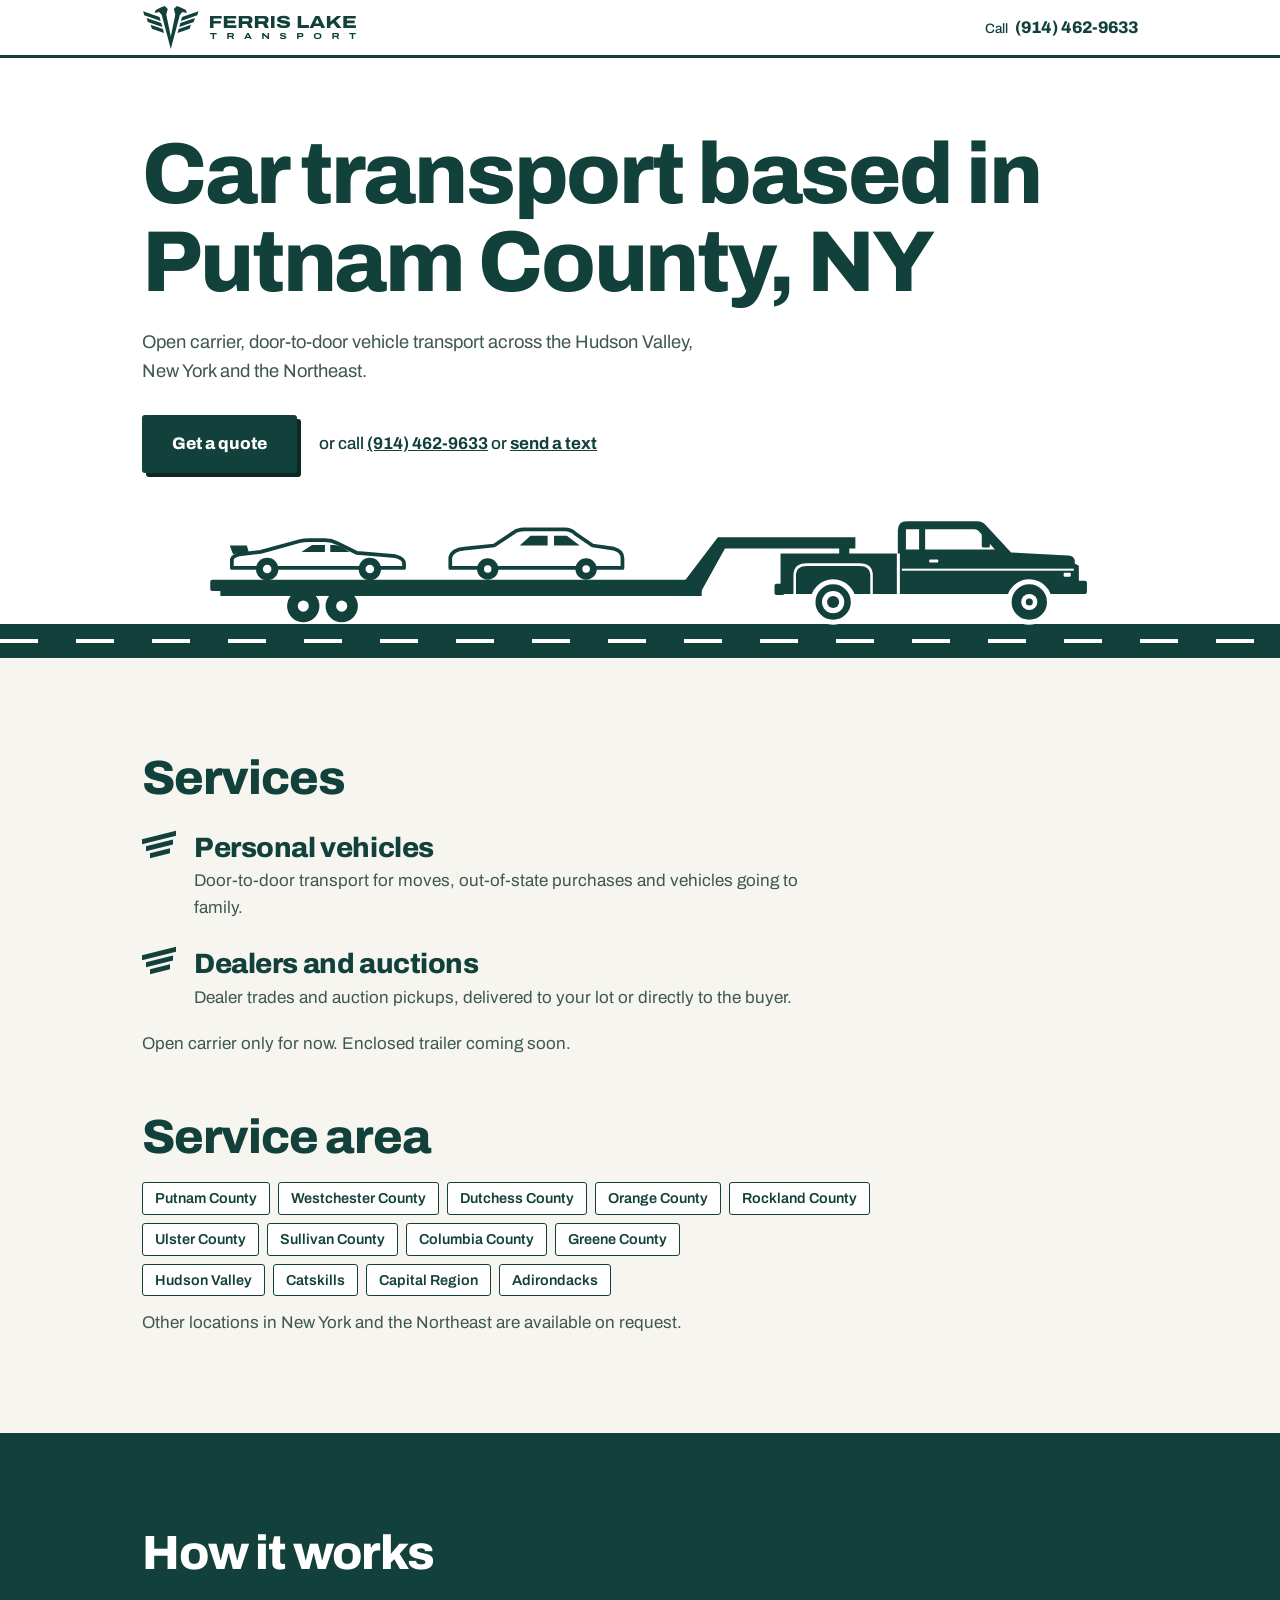
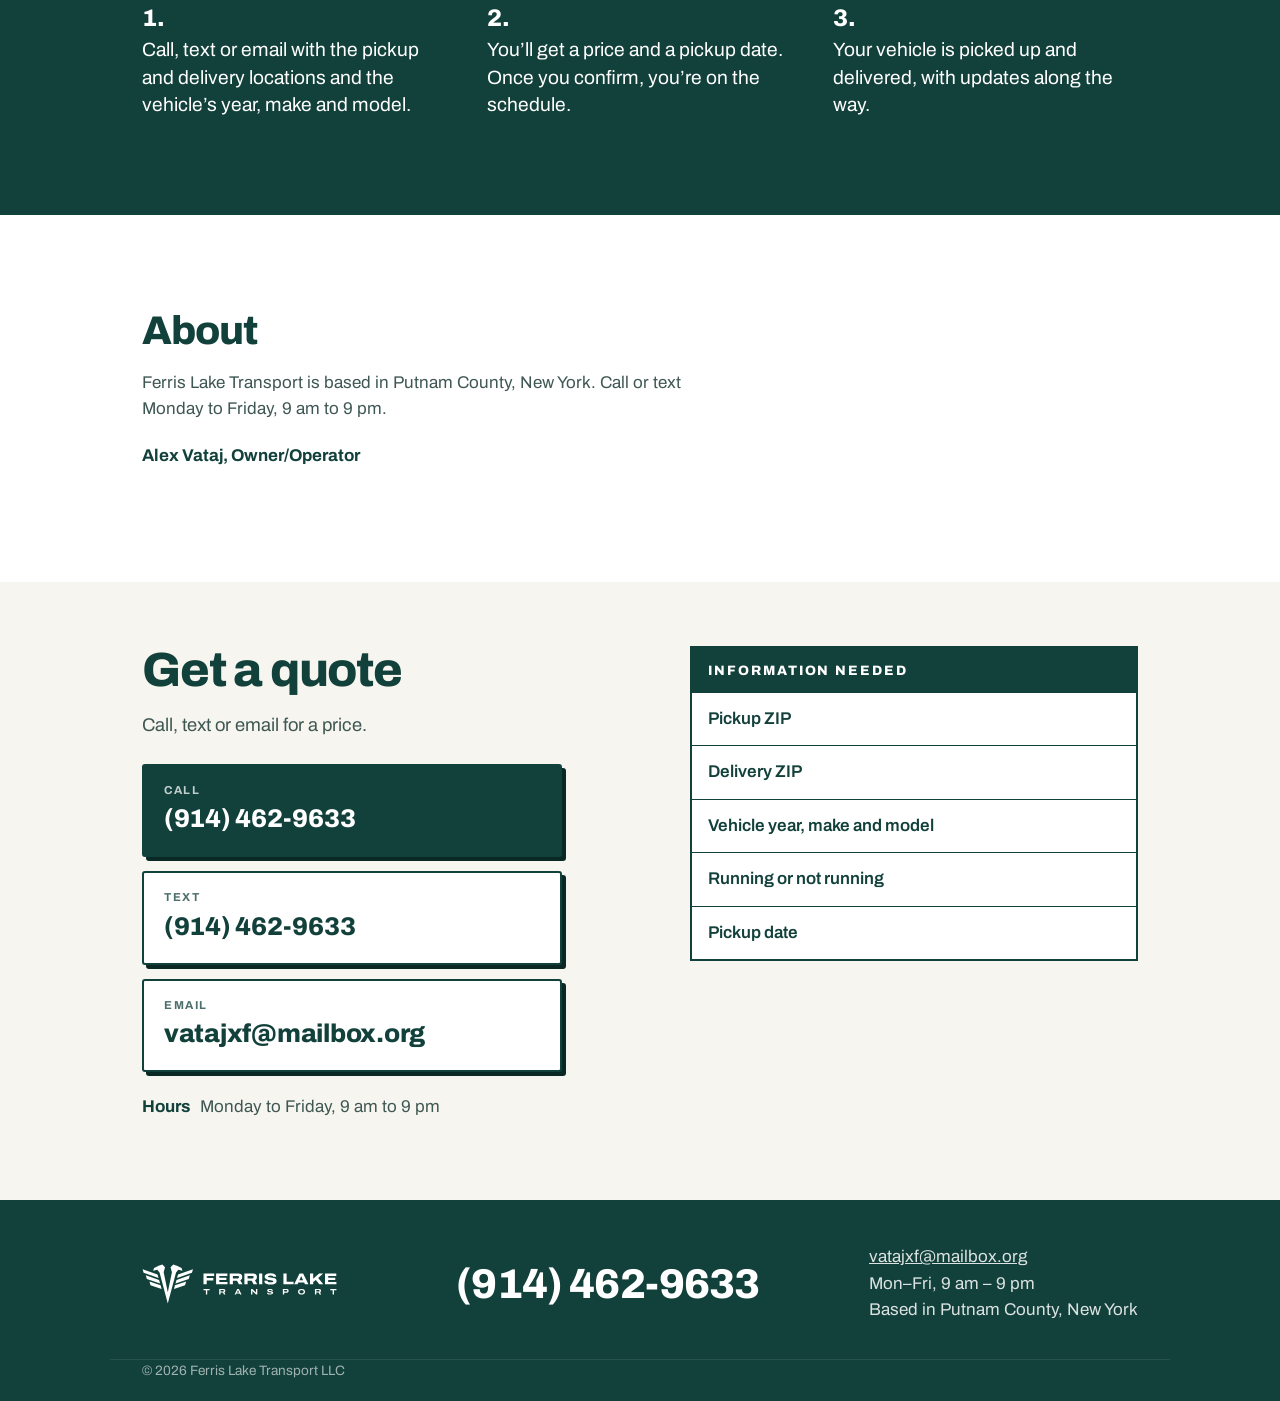
<file: index.html>
<!doctype html>
<html lang="en">
<head>
  <meta charset="utf-8">
  <meta name="viewport" content="width=device-width, initial-scale=1">

  <title>Ferris Lake Transport LLC | Car Transport Based in Putnam County, New York</title>
  <meta name="description" content="Car transport based in Putnam County, New York. Open carrier, door to door, serving the Hudson Valley, Catskills, Capital Region and Adirondacks, plus the rest of New York and the Northeast. Call or text (914) 462-9633.">
  <link rel="canonical" href="https://ferrislaketransport.com/">
  <meta name="robots" content="index, follow">
  <meta name="theme-color" content="#12403B">

  <!-- Open Graph / social sharing -->
  <meta property="og:type" content="website">
  <meta property="og:site_name" content="Ferris Lake Transport LLC">
  <meta property="og:title" content="Ferris Lake Transport LLC | Car Transport Based in Putnam County, New York">
  <meta property="og:description" content="Open car hauling, door to door, across New York and the Northeast.">
  <meta property="og:url" content="https://ferrislaketransport.com/">
  <meta property="og:image" content="https://ferrislaketransport.com/og-image.png">
  <meta property="og:image:width" content="1200">
  <meta property="og:image:height" content="630">
  <meta property="og:locale" content="en_US">
  <meta name="twitter:card" content="summary_large_image">
  <meta name="twitter:title" content="Ferris Lake Transport LLC | Car Transport Based in Putnam County, New York">
  <meta name="twitter:description" content="Open car hauling, door to door, across New York and the Northeast.">
  <meta name="twitter:image" content="https://ferrislaketransport.com/og-image.png">

  <!-- Icons (from assets/03-icons-and-social) -->
  <link rel="icon" href="favicon.ico" sizes="48x48">
  <link rel="icon" href="favicon.svg" type="image/svg+xml">
  <link rel="apple-touch-icon" href="apple-touch-icon.png">
  <link rel="manifest" href="site.webmanifest">

  <!-- Font: Archivo, served from this site -->
  <link rel="preload" href="fonts/archivo-latin.woff2" as="font" type="font/woff2" crossorigin>

  <link rel="stylesheet" href="styles.css">

  <!-- Structured data. Business details for search engines. -->
  <script type="application/ld+json">
  {
    "@context": "https://schema.org",
    "@type": "LocalBusiness",
    "name": "Ferris Lake Transport LLC",
    "description": "Car transport company based in Putnam County, New York. Open car hauling, door to door, across New York and the Northeast.",
    "openingHoursSpecification": [
      { "@type": "OpeningHoursSpecification", "dayOfWeek": ["Monday", "Tuesday", "Wednesday", "Thursday", "Friday"], "opens": "09:00", "closes": "21:00" }
    ],
    "url": "https://ferrislaketransport.com/",
    "logo": "https://ferrislaketransport.com/icon-512.png",
    "image": "https://ferrislaketransport.com/og-image.png",
    "telephone": "+1-914-462-9633",
    "email": "vatajxf@mailbox.org",
    "address": {
      "@type": "PostalAddress",
      "addressRegion": "NY",
      "addressCountry": "US"
    },
    "areaServed": [
      { "@type": "AdministrativeArea", "name": "Putnam County, New York" },
      { "@type": "AdministrativeArea", "name": "Westchester County, New York" },
      { "@type": "AdministrativeArea", "name": "Dutchess County, New York" },
      { "@type": "AdministrativeArea", "name": "Orange County, New York" },
      { "@type": "AdministrativeArea", "name": "Rockland County, New York" },
      { "@type": "AdministrativeArea", "name": "Ulster County, New York" },
      { "@type": "AdministrativeArea", "name": "Sullivan County, New York" },
      { "@type": "AdministrativeArea", "name": "Columbia County, New York" },
      { "@type": "AdministrativeArea", "name": "Greene County, New York" },
      { "@type": "Place", "name": "Hudson Valley, New York" },
      { "@type": "Place", "name": "Catskills, New York" },
      { "@type": "Place", "name": "Capital Region, New York" },
      { "@type": "Place", "name": "Adirondacks, New York" },
      { "@type": "State", "name": "New York" },
      { "@type": "Place", "name": "Northeastern United States" }
    ]
  }
  </script>
</head>
<body>
  <a class="skip-link" href="#main">Skip to content</a>

  <!-- Car drawing used by the hauler illustration -->
  <svg width="0" height="0" style="position:absolute" aria-hidden="true">
    <symbol id="car" viewBox="0 0 170 52">
      <path d="M5 40 V30 Q7 23 18 22 L46 19 L64 7 Q68 4 74 4 H112 Q118 4 122 8 L138 19 L158 22 Q166 24 166 31 V40 Z" fill="#fff" stroke="#12403B" stroke-width="3.5" stroke-linejoin="round"/>
      <path d="M70 19 L80 10 H96 V19 Z M102 19 V10 H114 L126 19 Z" fill="#12403B"/>
      <circle cx="40" cy="41" r="10" fill="#12403B"/><circle cx="40" cy="41" r="3.5" fill="#fff"/>
      <circle cx="132" cy="41" r="10" fill="#12403B"/><circle cx="132" cy="41" r="3.5" fill="#fff"/>
    </symbol>
    <symbol id="sportscar" viewBox="0 0 170 52">
      <path d="M5 40 V32 Q6 28 14 27 L32 25 L68 15 Q72 14 78 14 H92 Q98 14 104 17 L122 26 L158 29 Q166 31 166 36 V40 Z" fill="#fff" stroke="#12403B" stroke-width="3.5" stroke-linejoin="round"/>
      <path d="M6 27 L3 19 H19 L21 26 Z" fill="#12403B"/>
      <path d="M70 25 L80 18.5 H92 V25 Z M97 25 V18.5 H101 Q105 18.5 109 21 L115 25 Z" fill="#12403B"/>
      <circle cx="38" cy="41" r="10.5" fill="#12403B"/><circle cx="38" cy="41" r="4" fill="#fff"/>
      <circle cx="134" cy="41" r="10.5" fill="#12403B"/><circle cx="134" cy="41" r="4" fill="#fff"/>
    </symbol>
  </svg>

  <header class="top">
    <div class="wrap top-inner">
      <a href="#top" class="top-logo"><img src="img/ferris-lake-logo-green.svg" alt="Ferris Lake Transport" width="200" height="49"></a>
      <a class="top-phone" href="tel:+19144629633"><small>Call</small> (914) 462-9633</a>
    </div>
  </header>

  <main id="main">
    <!-- HERO -->
    <section class="hero" id="top">
      <div class="wrap hero-inner">
        <h1>Car transport based in Putnam County, NY</h1>
        <p class="hero-sub">Open carrier, door-to-door vehicle transport across the Hudson Valley, New York and the Northeast.</p>
        <div class="hero-cta">
          <a class="btn" href="#quote">Get a quote</a>
          <span class="hero-call">or call <a href="tel:+19144629633">(914) 462-9633</a> or <a href="sms:+19144629633">send a text</a></span>
        </div>
      </div>

      <!-- Car hauler drawing -->
      <div class="road">
        <svg class="hauler" viewBox="0 96 890 119" role="img" aria-label="Drawing of a Dodge Ram 3500 dually towing a gooseneck trailer with two cars">
          <!-- trailer tandem axles, toward the rear, tucked under the frame -->
          <g fill="#12403B">
            <circle cx="112" cy="192" r="16"/><circle cx="150" cy="192" r="16"/>
          </g>
          <g fill="#fff">
            <circle cx="112" cy="192" r="5.5"/><circle cx="150" cy="192" r="5.5"/>
          </g>
          <g fill="#12403B">
            <!-- trailer: deck, frame rail, gooseneck, hitch -->
            <rect x="20" y="166" width="484" height="11" rx="2"/>
            <rect x="30" y="175" width="476" height="7"/>
            <path d="M490 166 L522 124 H658 V135 H529 L503 182 H490 Z"/>
            <rect x="642" y="133" width="10" height="11"/>
            <!-- pickup: 1997 Ram 3500 dually, club cab -->
            <path d="M584 140 H700 V117 Q700 108 709 108 H778 Q784 108 787 112 L812 139 L868 142 Q874 142 875 147 V150 L879 152 V180 H584 Z"/>
            <rect x="578" y="170" width="10" height="11" rx="2"/>
            <rect x="874" y="167" width="13" height="13" rx="2"/>
          </g>
          <g fill="#fff">
            <rect x="699" y="140" width="3" height="40"/>
            <path d="M708 116 H721 V136 H708 Z M727 116 H776 Q779 116 781 119 L796 136 H727 Z"/>
            <rect x="704" y="155" width="170" height="2"/>
            <rect x="731" y="146" width="9" height="3" rx="1"/>
            <rect x="864" y="159" width="7" height="4" rx="1"/>
          </g>
          <!-- tow mirror -->
          <rect x="783" y="119" width="8" height="15" rx="1.5" fill="#12403B"/>
          <!-- squared-off dually rear fender flare -->
          <path d="M598 180 V162 Q598 151 610 151 H662 Q674 151 674 162 V180" fill="none" stroke="#fff" stroke-width="2.5" stroke-linejoin="round"/>
          <!-- pickup wheels: deep-dish dually rear, front hub -->
          <g fill="#12403B" stroke="#fff" stroke-width="5">
            <circle cx="636" cy="188" r="20"/><circle cx="830" cy="188" r="20"/>
          </g>
          <circle cx="636" cy="188" r="11" fill="#fff"/>
          <circle cx="636" cy="188" r="6" fill="#12403B"/>
          <circle cx="830" cy="188" r="8" fill="#fff"/>
          <circle cx="830" cy="188" r="3.5" fill="#12403B"/>
          <!-- cars -->
          <use href="#sportscar" x="36" y="112" width="180" height="55"/>
          <use href="#car" x="252" y="112" width="180" height="55"/>
        </svg>
      </div>
    </section>

    <!-- SERVICES -->
    <section class="services" id="services">
      <div class="wrap">
        <h2>Services</h2>
        <ul class="haul-list">
          <li>
            <strong>Personal vehicles</strong>
            <span>Door-to-door transport for moves, out-of-state purchases and vehicles going to family.</span>
          </li>
          <li>
            <strong>Dealers and auctions</strong>
            <span>Dealer trades and auction pickups, delivered to your lot or directly to the buyer.</span>
          </li>
        </ul>
        <p class="soon">Open carrier only for now. Enclosed trailer coming soon.</p>

        <h2 class="area-head" id="area">Service area</h2>
        <ul class="areas">
          <li>Putnam County</li>
          <li>Westchester County</li>
          <li>Dutchess County</li>
          <li>Orange County</li>
          <li>Rockland County</li>
          <li>Ulster County</li>
          <li>Sullivan County</li>
          <li>Columbia County</li>
          <li>Greene County</li>
        </ul>
        <ul class="areas">
          <li>Hudson Valley</li>
          <li>Catskills</li>
          <li>Capital Region</li>
          <li>Adirondacks</li>
        </ul>
        <p class="area-note">Other locations in New York and the Northeast are available on request.</p>
      </div>
    </section>

    <!-- HOW IT WORKS -->
    <section class="how" id="how">
      <div class="wrap">
        <h2>How it works</h2>
        <ol class="how-list">
          <li>Call, text or email with the pickup and delivery locations and the vehicle’s year, make and model.</li>
          <li>You’ll get a price and a pickup date. Once you confirm, you’re on the schedule.</li>
          <li>Your vehicle is picked up and delivered, with updates along the way.</li>
        </ol>
      </div>
    </section>

    <!-- USDOT section: hidden until the real USDOT number and insurance details are filled in.
         Fill in [NUMBER], [INSURANCE CARRIER] and [COVERAGE DETAILS], then remove these comment markers.
    <section class="trust" id="trust">
      <div class="wrap">
        <div class="door">
          <img src="img/ferris-lake-mark-green.svg" alt="" width="120" height="97">
          <p class="door-line">Ferris Lake Transport LLC · USDOT [NUMBER]</p>
        </div>
        <p class="trust-text">Look us up on <a href="https://safer.fmcsa.dot.gov/CompanySnapshot.aspx" target="_blank" rel="noopener">FMCSA SAFER</a> with our USDOT number. Insured through [INSURANCE CARRIER], [COVERAGE DETAILS].</p>
      </div>
    </section>
    -->

    <!-- ABOUT -->
    <section class="about" id="about">
      <div class="wrap">
        <h2>About</h2>
        <p>Ferris Lake Transport is based in Putnam County, New York. Call or text Monday to Friday, 9 am to 9 pm.</p>
        <p class="sign">Alex Vataj, Owner/Operator</p>
      </div>
    </section>

    <!-- QUOTE: contact by phone or email -->
    <section class="quote" id="quote">
      <div class="wrap quote-inner">
        <div>
          <h2>Get a quote</h2>
          <p class="quote-sub">Call, text or email for a price.</p>
          <div class="contact">
            <a class="contact-btn" href="tel:+19144629633">
              <small>Call</small>
              <span>(914) 462-9633</span>
            </a>
            <a class="contact-btn contact-btn--light" href="sms:+19144629633">
              <small>Text</small>
              <span>(914) 462-9633</span>
            </a>
            <a class="contact-btn contact-btn--light" href="mailto:vatajxf@mailbox.org?subject=Quote%20request&amp;body=Hi%20Alex%2C%20I%27d%20like%20a%20quote.%0D%0A%0D%0AName%3A%0D%0APhone%3A%0D%0APickup%20ZIP%3A%0D%0ADelivery%20ZIP%3A%0D%0AVehicle%20%28year%2C%20make%2C%20model%29%3A%0D%0ADoes%20it%20run%3F%3A%0D%0APickup%20date%3A%0D%0A">
              <small>Email</small>
              <span>vatajxf@mailbox.org</span>
            </a>
          </div>
          <p class="hours"><b>Hours</b> Monday to Friday, 9 am to 9 pm</p>
        </div>

        <div class="bol">
          <div class="bol-head"><span>Information needed</span></div>
          <ul class="bol-list">
            <li>Pickup ZIP</li>
            <li>Delivery ZIP</li>
            <li>Vehicle year, make and model</li>
            <li>Running or not running</li>
            <li>Pickup date</li>
          </ul>
        </div>
      </div>
    </section>
  </main>

  <!-- Call / text bar, phones only -->
  <nav class="callbar" aria-label="Contact">
    <a href="tel:+19144629633">Call (914) 462-9633</a>
    <a href="sms:+19144629633">Text</a>
  </nav>

  <footer class="foot">
    <div class="wrap foot-inner">
      <img src="img/ferris-lake-logo-white.svg" alt="Ferris Lake Transport" width="200" height="49">
      <a class="foot-phone" href="tel:+19144629633">(914) 462-9633</a>
      <p>
        <a href="mailto:vatajxf@mailbox.org">vatajxf@mailbox.org</a><br>
        Mon–Fri, 9 am – 9 pm<br>
        Based in Putnam County, New York
        <!-- <br>USDOT [NUMBER] -->
      </p>
    </div>
    <p class="wrap foot-legal">© <span id="year">2026</span> Ferris Lake Transport LLC</p>
  </footer>

  <script src="main.js" defer></script>
  <!-- Cloudflare Web Analytics --><script type='module' src='https://static.cloudflareinsights.com/beacon.min.js' data-cf-beacon='{"token": "734346c1a98e472299c1a5e0b5b858b2"}'></script><!-- End Cloudflare Web Analytics -->
</body>
</html>
</file>
<file: styles.css>
/* Ferris Lake Transport LLC */

@font-face {
  font-family: "Archivo";
  font-style: normal;
  font-weight: 400 800;
  font-display: swap;
  src: url("fonts/archivo-latin.woff2") format("woff2");
}

:root {
  --green: #12403B;
  --green-deep: #0a2925;
  --paper: #f7f5ef;
  --ink-soft: #3f5753;
  --white: #fff;
  --font: "Archivo", system-ui, -apple-system, "Segoe UI", Roboto, sans-serif;
}

*, *::before, *::after { box-sizing: border-box; }
html { -webkit-text-size-adjust: 100%; }
@media (prefers-reduced-motion: no-preference) { html { scroll-behavior: smooth; } }
body { margin: 0; font-family: var(--font); font-size: 1.0625rem; line-height: 1.55; color: var(--green); background: var(--white); }
img { display: block; max-width: 100%; height: auto; }
a { color: inherit; }
p { margin: 0 0 1em; }
h1, h2 { margin: 0; font-weight: 800; letter-spacing: -0.025em; line-height: 1.02; }
h2 { font-size: clamp(2rem, 6vw, 3rem); margin-bottom: 28px; }
:focus-visible { outline: 3px solid var(--green); outline-offset: 2px; }

.wrap { max-width: 1060px; margin: 0 auto; padding: 0 20px; }

.skip-link { position: absolute; left: 8px; top: -60px; z-index: 10; padding: 8px 12px; background: var(--green); color: var(--white); }
.skip-link:focus { top: 8px; }

.btn {
  display: inline-block; padding: 16px 30px;
  font: inherit; font-weight: 800; font-size: 1.05rem;
  color: var(--white); background: var(--green);
  border: 0; border-radius: 3px; box-shadow: 4px 4px 0 var(--green-deep);
  text-decoration: none; cursor: pointer;
  transition: transform .1s, box-shadow .1s;
}
.btn:hover { transform: translate(-1px, -1px); box-shadow: 5px 5px 0 var(--green-deep); }
.btn:active { transform: translate(3px, 3px); box-shadow: 1px 1px 0 var(--green-deep); }

/* Top bar */
.top { border-bottom: 3px solid var(--green); }
.top-inner { display: flex; align-items: center; justify-content: space-between; gap: 12px; padding-top: 6px; padding-bottom: 6px; }
.top-logo img { width: 190px; margin-left: -5px; }
.top-phone { font-weight: 800; font-size: 1.05rem; text-decoration: none; white-space: nowrap; }
.top-phone small { display: none; font-weight: 500; font-size: .85rem; margin-right: 4px; }

/* Hero */
.hero { padding-top: 44px; overflow: hidden; }
.hero-inner { position: relative; }
.hero h1 { font-size: clamp(2.6rem, 10.5vw, 5.4rem); }
.hero-sub { max-width: 32em; margin: 22px 0 0; font-size: 1.15rem; color: var(--ink-soft); }
.hero-cta { display: flex; flex-wrap: wrap; align-items: center; gap: 14px 22px; margin-top: 30px; }
.hero-call { font-weight: 500; }
.hero-call a { font-weight: 700; }

.road { position: relative; margin-top: 36px; padding: 0 12px; }
.road::after { /* road surface with lane dashes */
  content: ""; display: block; height: 34px; margin: -6px -12px 0;
  background:
    repeating-linear-gradient(90deg, var(--white) 0 38px, transparent 38px 76px) center / 100% 4px no-repeat,
    var(--green);
}
.hauler { display: block; width: 100%; max-width: 900px; height: auto; margin: 0 auto; }

/* Services */
.services { padding: 64px 0 56px; background: var(--paper); }
.haul-list { list-style: none; margin: 0; padding: 0; }
.haul-list > li { position: relative; padding: 0 0 26px 52px; }
.haul-list > li:last-child { padding-bottom: 0; }
.haul-list > li::before { /* three wing bars from the logo */
  content: ""; position: absolute; left: 0; top: 4px; width: 34px; height: 22px;
  background:
    linear-gradient(var(--green), var(--green)) 0 0 / 100% 5px no-repeat,
    linear-gradient(var(--green), var(--green)) 4px 8px / 80% 5px no-repeat,
    linear-gradient(var(--green), var(--green)) 8px 16px / 60% 5px no-repeat;
  transform: skewY(-14deg);
}
.haul-list strong { display: block; font-size: clamp(1.3rem, 3.6vw, 1.75rem); font-weight: 800; letter-spacing: -0.015em; line-height: 1.2; }
.haul-list span { display: block; margin-top: 4px; color: var(--ink-soft); max-width: 36em; }
.soon { margin: 20px 0 0; color: var(--ink-soft); }
.area-head { margin-top: 56px; margin-bottom: 20px; }
.areas { list-style: none; display: flex; flex-wrap: wrap; gap: 8px; max-width: 780px; margin: 0 0 8px; padding: 0; }
.areas li {
  padding: 6px 12px; font-size: .9rem; font-weight: 600; line-height: 1.3;
  background: var(--white); border: 1px solid var(--green); border-radius: 3px;
}
.area-note { margin: 14px 0 0; color: var(--ink-soft); max-width: 36em; }

/* How it goes */
.how { padding: 64px 0; color: var(--white); background: var(--green); }
.how-list { margin: 0; padding: 0; list-style: none; counter-reset: n; display: grid; gap: 28px; }
.how-list li { counter-increment: n; font-size: 1.2rem; line-height: 1.45; max-width: 30em; }
.how-list li::before {
  content: counter(n) "."; display: block; margin-bottom: 6px;
  font-size: 1.5rem; font-weight: 800; line-height: 1;
}

/* About */
.about { padding: 72px 0; }
.about p { color: var(--ink-soft); max-width: 34em; }
.about .sign { margin-top: 20px; color: var(--green); font-weight: 700; }
.about h2 { font-size: clamp(1.8rem, 5vw, 2.5rem); margin-bottom: 18px; }

/* Trust: door lettering */
.trust { padding: 72px 0; }
.door {
  display: flex; flex-direction: column; align-items: center; gap: 14px;
  padding: 36px 20px 30px; margin-bottom: 28px;
  background: var(--white); border: 3px solid var(--green); border-radius: 26px;
  box-shadow: inset 0 0 0 8px var(--white), inset 0 0 0 9px #c9d4d1;
}
.door img { width: 96px; }
.door-line { margin: 0; text-align: center; font-weight: 800; font-size: clamp(.95rem, 3.2vw, 1.4rem); letter-spacing: .12em; text-transform: uppercase; }
.trust-text { max-width: 40em; margin: 0; color: var(--ink-soft); }
.trust-text a { color: var(--green); font-weight: 700; }

/* Quote: call or email */
.quote { padding: 64px 0 80px; background: var(--paper); }
.quote-inner { display: grid; gap: 36px; }
.quote-sub { color: var(--ink-soft); margin-top: -12px; margin-bottom: 24px; font-size: 1.15rem; }
.contact { display: grid; gap: 14px; max-width: 420px; }
.contact-btn {
  display: block; padding: 16px 20px;
  color: var(--white); background: var(--green);
  border: 2px solid var(--green); border-radius: 3px; box-shadow: 4px 4px 0 var(--green-deep);
  text-decoration: none; transition: transform .1s, box-shadow .1s;
}
.contact-btn:hover { transform: translate(-1px, -1px); box-shadow: 5px 5px 0 var(--green-deep); }
.contact-btn:active { transform: translate(3px, 3px); box-shadow: 1px 1px 0 var(--green-deep); }
.contact-btn small { display: block; font-size: .72rem; font-weight: 700; letter-spacing: .14em; text-transform: uppercase; opacity: .75; }
.contact-btn span { display: block; font-size: clamp(1.25rem, 5vw, 1.6rem); font-weight: 800; letter-spacing: -0.01em; overflow-wrap: anywhere; }
.contact-btn--light { color: var(--green); background: var(--white); }
.hours { margin: 22px 0 0; color: var(--ink-soft); }
.hours b { margin-right: 6px; color: var(--green); }

.bol { align-self: start; background: var(--white); border: 2px solid var(--green); }
.bol-head {
  padding: 12px 16px; color: var(--white); background: var(--green);
  font-weight: 800; font-size: .85rem; letter-spacing: .14em; text-transform: uppercase;
}
.bol-list { list-style: none; margin: 0; padding: 0; }
.bol-list li { padding: 13px 16px; font-weight: 600; }
.bol-list li + li { border-top: 1px solid var(--green); }

/* 404 */
.notfound { padding: 96px 0 120px; }
.notfound h1 { font-size: clamp(2.6rem, 10vw, 4.5rem); }
.notfound p { margin: 18px 0 0; font-size: 1.15rem; color: var(--ink-soft); }

/* Call bar (phones) */
.callbar {
  position: fixed; left: 0; right: 0; bottom: 0; z-index: 20;
  display: grid; grid-template-columns: 1fr auto;
  padding-bottom: env(safe-area-inset-bottom);
  background: var(--green); border-top: 2px solid var(--white);
  box-shadow: 0 -4px 16px rgba(0, 0, 0, .18);
}
.callbar a { padding: 15px 18px; text-align: center; font-weight: 800; color: var(--white); text-decoration: none; }
.callbar a + a { padding: 15px 28px; color: var(--green); background: var(--white); }
body:has(.callbar) { padding-bottom: calc(56px + env(safe-area-inset-bottom)); }

/* Footer */
.foot { padding: 44px 0 20px; color: var(--white); background: var(--green); }
.foot-inner { display: grid; gap: 16px; }
.foot-inner img { width: 210px; margin-left: -5px; }
.foot-phone { font-size: clamp(1.8rem, 6vw, 2.6rem); font-weight: 800; letter-spacing: -0.02em; text-decoration: none; }
.foot-phone:hover { text-decoration: underline; }
.foot p { margin: 0; opacity: .85; }
.foot-legal { margin: 36px auto 0 !important; padding-top: 16px; border-top: 1px solid rgba(255, 255, 255, .15); font-size: .85rem; opacity: .6 !important; }

@media (min-width: 600px) {
  .top-phone small { display: inline; }
}

@media (min-width: 860px) {
  .callbar { display: none; }
  body:has(.callbar) { padding-bottom: 0; }
  .wrap { padding: 0 32px; }
  .top-logo img { width: 230px; }
  .hero { padding-top: 72px; }
  .hero h1 { max-width: 14em; }
  .services, .how, .about, .trust { padding: 96px 0; }
  .how-list { grid-template-columns: repeat(3, 1fr); gap: 40px; }
  .quote-inner { grid-template-columns: 1.1fr 1fr; gap: 56px; align-items: center; }
  .foot-inner { grid-template-columns: auto 1fr auto; align-items: center; gap: 40px; }
  .foot-phone { justify-self: center; }
}
</file>
